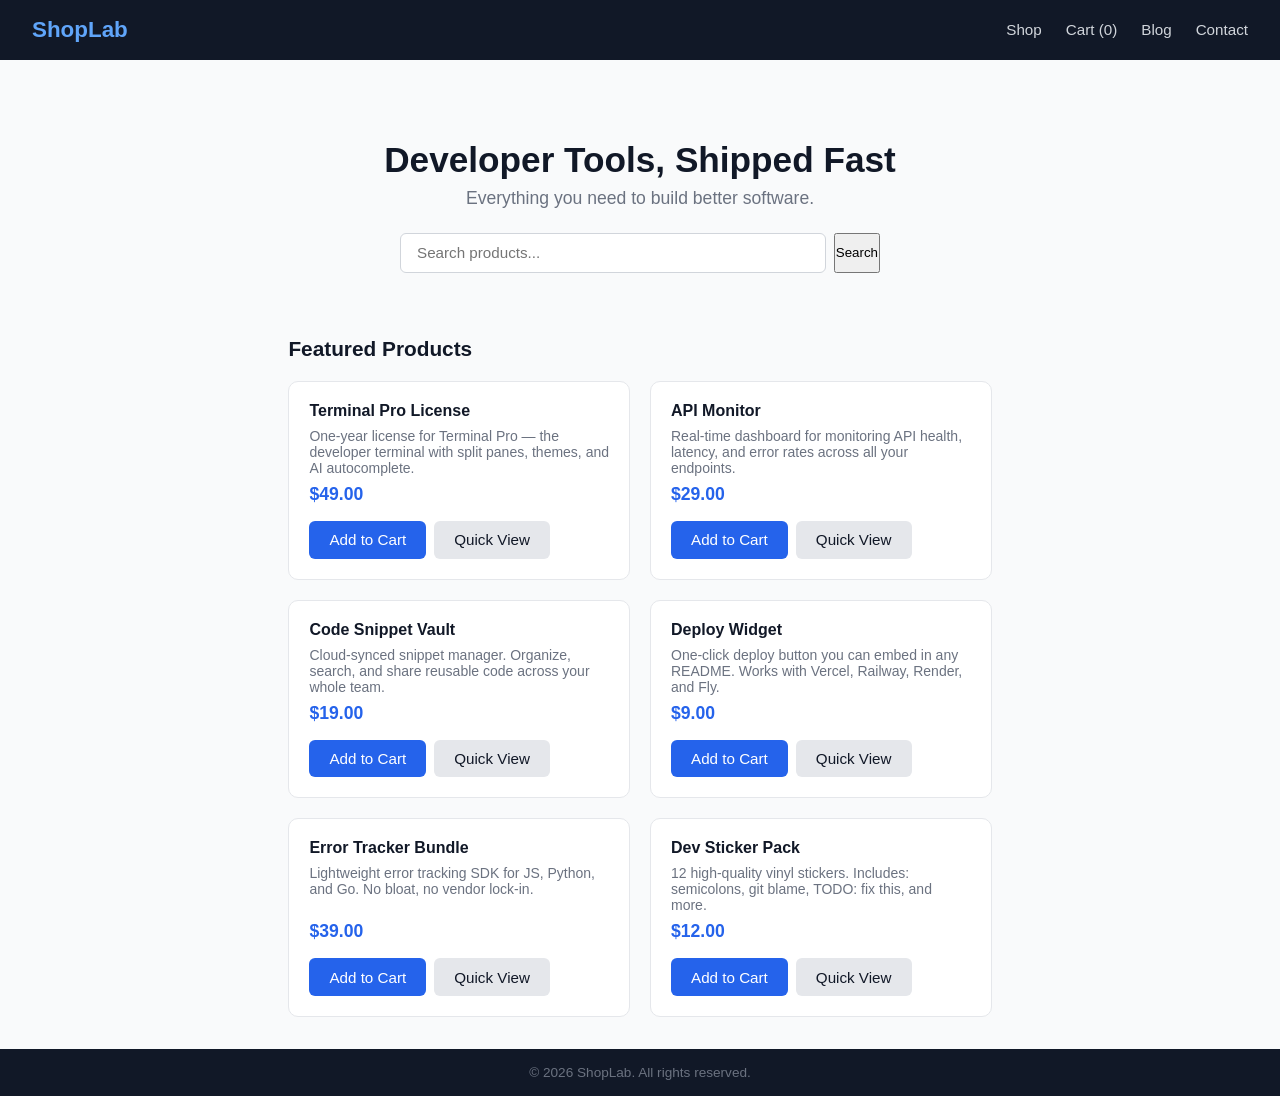
<file: app/index.html>
<!DOCTYPE html>
<html lang="en">
<head>
  <meta charset="UTF-8">
  <meta name="viewport" content="width=device-width, initial-scale=1.0">
  <title>ShopLab — Developer Tools Store</title>
  <link rel="stylesheet" href="css/styles.css">
</head>
<body>
  <nav class="navbar">
    <a href="index.html" class="nav-brand">ShopLab</a>
    <ul class="nav-links">
      <li><a href="index.html">Shop</a></li>
      <li><a href="cart.html">Cart (<span id="cart-count">0</span>)</a></li>
      <li><a href="blog.html">Blog</a></li>
      <li><a href="contact.html">Contact</a></li>
    </ul>
  </nav>

  <main class="container">
    <div class="hero">
      <h1>Developer Tools, Shipped Fast</h1>
      <p>Everything you need to build better software.</p>
      <div class="search-bar">
        <input type="text" id="search-input" placeholder="Search products..." />
        <button id="search-btn">Search</button>
      </div>
    </div>

    <div id="search-results" class="hidden">
      <h2>Search Results</h2>
      <div id="results-grid" class="product-grid"></div>
    </div>

    <section>
      <h2>Featured Products</h2>
      <div class="product-grid" id="product-grid"></div>
    </section>
  </main>

  <footer>
    <p>&copy; 2026 ShopLab. All rights reserved.</p>
  </footer>

  <script src="js/products.js"></script>
  <script src="js/main.js"></script>
</body>
</html>
</file>
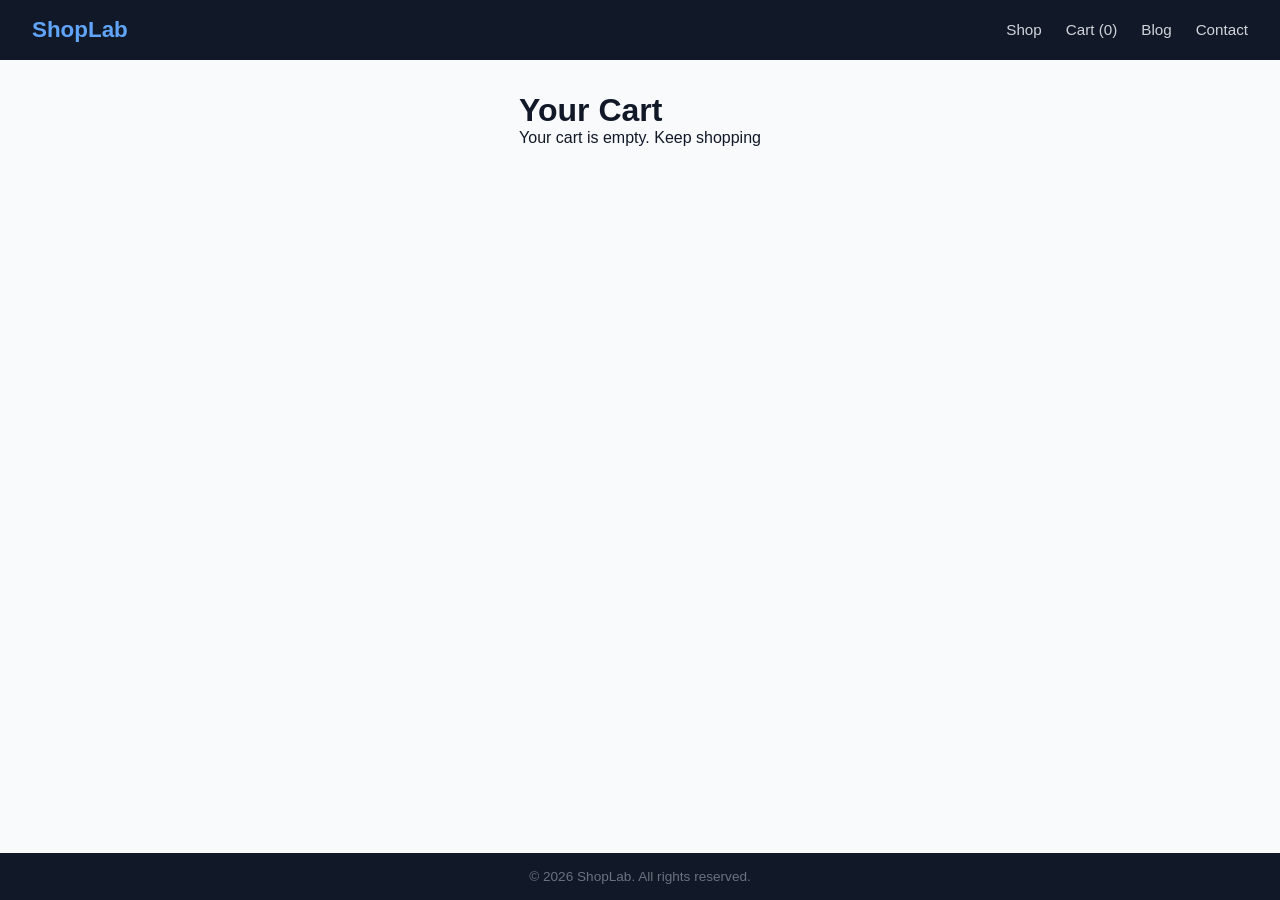
<file: app/cart.html>
<!DOCTYPE html>
<html lang="en">
<head>
  <meta charset="UTF-8">
  <meta name="viewport" content="width=device-width, initial-scale=1.0">
  <title>Cart — ShopLab</title>
  <link rel="stylesheet" href="css/styles.css">
</head>
<body>
  <nav class="navbar">
    <a href="index.html" class="nav-brand">ShopLab</a>
    <ul class="nav-links">
      <li><a href="index.html">Shop</a></li>
      <li><a href="cart.html">Cart (<span id="cart-count">0</span>)</a></li>
      <li><a href="blog.html">Blog</a></li>
      <li><a href="contact.html">Contact</a></li>
    </ul>
  </nav>

  <main class="container">
    <h1>Your Cart</h1>
    <div id="cart-empty" class="hidden">
      <p>Your cart is empty. <a href="index.html">Keep shopping</a></p>
    </div>
    <div id="cart-content">
      <table class="cart-table">
        <thead>
          <tr>
            <th>Product</th>
            <th>Price</th>
            <th>Quantity</th>
            <th>Subtotal</th>
            <th></th>
          </tr>
        </thead>
        <tbody id="cart-items"></tbody>
      </table>

      <div class="cart-summary">
        <div class="summary-row">
          <span>Subtotal</span>
          <span id="subtotal">$0.00</span>
        </div>
        <div class="summary-row">
          <span>Tax (8%)</span>
          <span id="tax">$0.00</span>
        </div>
        <div class="summary-row total-row">
          <span>Total</span>
          <span id="total">$0.00</span>
        </div>
        <button class="btn btn-primary checkout-btn" id="checkout-btn">Proceed to Checkout</button>
      </div>
    </div>
  </main>

  <footer>
    <p>&copy; 2026 ShopLab. All rights reserved.</p>
  </footer>

  <script src="js/products.js"></script>
  <script src="js/cart.js"></script>
</body>
</html>
</file>
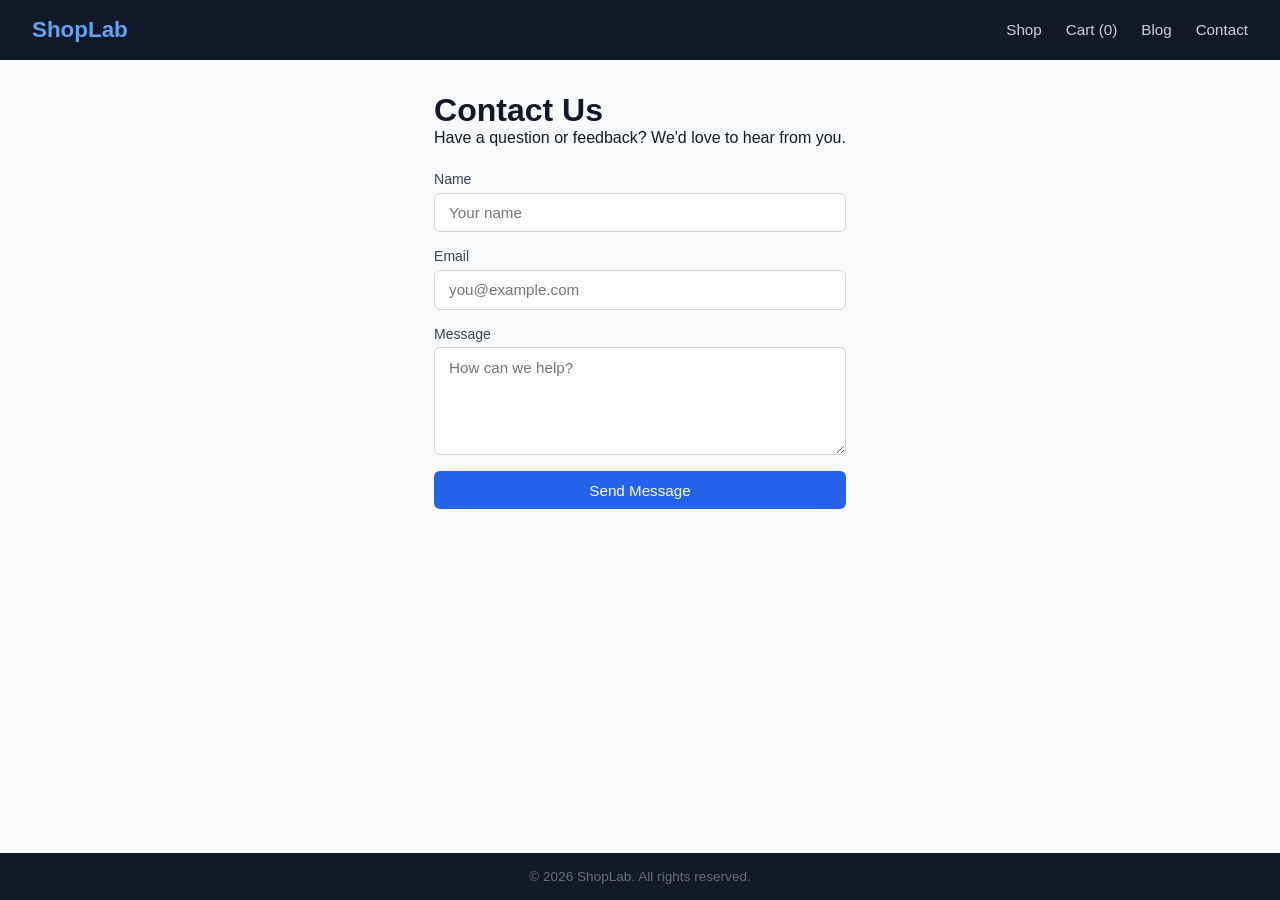
<file: app/contact.html>
<!DOCTYPE html>
<html lang="en">
<head>
  <meta charset="UTF-8">
  <meta name="viewport" content="width=device-width, initial-scale=1.0">
  <title>Contact — ShopLab</title>
  <link rel="stylesheet" href="css/styles.css">
</head>
<body>
  <nav class="navbar">
    <a href="index.html" class="nav-brand">ShopLab</a>
    <ul class="nav-links">
      <li><a href="index.html">Shop</a></li>
      <li><a href="cart.html">Cart (<span id="cart-count">0</span>)</a></li>
      <li><a href="blog.html">Blog</a></li>
      <li><a href="contact.html">Contact</a></li>
    </ul>
  </nav>

  <main class="container">
    <h1>Contact Us</h1>
    <p>Have a question or feedback? We'd love to hear from you.</p>

    <form id="contact-form" class="contact-form">
      <div class="form-group">
        <label for="name">Name</label>
        <input type="text" id="name" name="name" placeholder="Your name" required />
      </div>
      <div class="form-group">
        <label for="email">Email</label>
        <input type="email" id="email" name="email" placeholder="you@example.com" required />
      </div>
      <div class="form-group">
        <label for="message">Message</label>
        <textarea id="message" name="message" rows="5" placeholder="How can we help?" required></textarea>
      </div>
      <button type="submit" class="btn btn-primary">Send Message</button>
    </form>

    <div id="form-success" class="hidden success-banner">
      <p>Thanks! Your message has been sent. We'll be in touch shortly.</p>
    </div>
  </main>

  <footer>
    <p>&copy; 2026 ShopLab. All rights reserved.</p>
  </footer>

  <script src="js/products.js"></script>
  <!-- BUG: form submission handler has a bug — it shows success but never actually
       validates or sends the message field. The message field value is ignored. -->
  <script src="js/contact.js"></script>
</body>
</html>
</file>
<file: app/css/styles.css>
/* === Reset & Base === */
*, *::before, *::after { box-sizing: border-box; margin: 0; padding: 0; }

body {
  font-family: -apple-system, BlinkMacSystemFont, 'Segoe UI', Roboto, sans-serif;
  background: #f9fafb;
  color: #111827;
  min-height: 100vh;
  display: flex;
  flex-direction: column;
}

a { color: inherit; text-decoration: none; }

/* === Navbar === */
.navbar {
  background: #111827;
  color: #fff;
  display: flex;
  align-items: center;
  justify-content: space-between;
  padding: 0 2rem;
  height: 60px;
  position: sticky;
  top: 0;
  z-index: 100;
}

.nav-brand {
  font-size: 1.4rem;
  font-weight: 700;
  color: #60a5fa;
}

.nav-links {
  list-style: none;
  display: flex;
  gap: 1.5rem;
}

.nav-links a {
  color: #d1d5db;
  font-size: 0.95rem;
  transition: color 0.15s;
}

.nav-links a:hover { color: #fff; }

/* === Layout === */
.container {
  max-width: 1100px;
  margin: 0 auto;
  padding: 2rem 1.5rem;
  flex: 1;
}

/* === Hero === */
.hero {
  text-align: center;
  padding: 3rem 0 2rem;
}

.hero h1 {
  font-size: 2.2rem;
  font-weight: 800;
  margin-bottom: 0.5rem;
}

.hero p {
  color: #6b7280;
  font-size: 1.1rem;
  margin-bottom: 1.5rem;
}

/* === Search === */
.search-bar {
  display: flex;
  max-width: 480px;
  margin: 0 auto;
  gap: 0.5rem;
}

.search-bar input {
  flex: 1;
  padding: 0.65rem 1rem;
  border: 1px solid #d1d5db;
  border-radius: 6px;
  font-size: 0.95rem;
  outline: none;
}

.search-bar input:focus { border-color: #60a5fa; }

/* === Buttons === */
.btn {
  padding: 0.65rem 1.25rem;
  border: none;
  border-radius: 6px;
  font-size: 0.95rem;
  cursor: pointer;
  font-weight: 500;
  transition: background 0.15s;
}

.btn-primary {
  background: #2563eb;
  color: #fff;
}

.btn-primary:hover { background: #1d4ed8; }

.btn-secondary {
  background: #e5e7eb;
  color: #111827;
}

.btn-secondary:hover { background: #d1d5db; }

.btn-danger {
  background: #fee2e2;
  color: #b91c1c;
}

.btn-danger:hover { background: #fecaca; }

/* === Products === */
.product-grid {
  display: grid;
  grid-template-columns: repeat(auto-fill, minmax(240px, 1fr));
  gap: 1.25rem;
  margin-top: 1.25rem;
}

.product-card {
  background: #fff;
  border: 1px solid #e5e7eb;
  border-radius: 10px;
  padding: 1.25rem;
  display: flex;
  flex-direction: column;
  gap: 0.5rem;
  transition: box-shadow 0.15s;
}

.product-card:hover { box-shadow: 0 4px 12px rgba(0,0,0,0.08); }

.product-card .product-name {
  font-weight: 600;
  font-size: 1rem;
}

.product-card .product-desc {
  color: #6b7280;
  font-size: 0.875rem;
  flex: 1;
}

.product-card .product-price {
  font-size: 1.1rem;
  font-weight: 700;
  color: #2563eb;
}

.product-card .product-actions {
  display: flex;
  gap: 0.5rem;
  margin-top: 0.5rem;
}

/* BUG: the "Add to Cart" button has a trigger for a JS error on specific products */
.product-card .btn-glitch {
  background: #2563eb;
  color: #fff;
}

/* === Cart === */
.cart-table {
  width: 100%;
  border-collapse: collapse;
  background: #fff;
  border-radius: 10px;
  overflow: hidden;
  border: 1px solid #e5e7eb;
}

.cart-table th {
  background: #f3f4f6;
  padding: 0.75rem 1rem;
  text-align: left;
  font-size: 0.875rem;
  color: #6b7280;
  font-weight: 600;
}

.cart-table td {
  padding: 0.875rem 1rem;
  border-top: 1px solid #f3f4f6;
  vertical-align: middle;
}

.qty-control {
  display: flex;
  align-items: center;
  gap: 0.5rem;
}

.qty-control button {
  width: 28px;
  height: 28px;
  border: 1px solid #d1d5db;
  background: #fff;
  border-radius: 4px;
  cursor: pointer;
  font-size: 1rem;
  display: flex;
  align-items: center;
  justify-content: center;
}

.qty-control span {
  min-width: 24px;
  text-align: center;
  font-weight: 500;
}

/* === Cart Summary === */
.cart-summary {
  margin-top: 1.5rem;
  background: #fff;
  border: 1px solid #e5e7eb;
  border-radius: 10px;
  padding: 1.25rem;
  max-width: 380px;
  margin-left: auto;
}

.summary-row {
  display: flex;
  justify-content: space-between;
  padding: 0.5rem 0;
  font-size: 0.95rem;
  color: #374151;
}

.total-row {
  border-top: 1px solid #e5e7eb;
  margin-top: 0.5rem;
  padding-top: 0.75rem;
  font-weight: 700;
  font-size: 1.05rem;
  color: #111827;
}

.checkout-btn {
  width: 100%;
  margin-top: 1rem;
  padding: 0.75rem;
  font-size: 1rem;
}

/* === Contact === */
.contact-form {
  max-width: 540px;
  margin-top: 1.5rem;
  display: flex;
  flex-direction: column;
  gap: 1rem;
}

.form-group {
  display: flex;
  flex-direction: column;
  gap: 0.35rem;
}

.form-group label {
  font-size: 0.875rem;
  font-weight: 500;
  color: #374151;
}

.form-group input,
.form-group textarea {
  padding: 0.65rem 0.875rem;
  border: 1px solid #d1d5db;
  border-radius: 6px;
  font-size: 0.95rem;
  font-family: inherit;
  outline: none;
  resize: vertical;
}

.form-group input:focus,
.form-group textarea:focus { border-color: #60a5fa; }

/* === Misc === */
.hidden { display: none !important; }

.success-banner {
  margin-top: 1.5rem;
  background: #d1fae5;
  border: 1px solid #6ee7b7;
  border-radius: 8px;
  padding: 1rem 1.25rem;
  color: #065f46;
}

.error-banner {
  margin-top: 1rem;
  background: #fee2e2;
  border: 1px solid #fca5a5;
  border-radius: 8px;
  padding: 1rem 1.25rem;
  color: #991b1b;
}

section h2, #search-results h2 {
  font-size: 1.3rem;
  font-weight: 700;
  margin-top: 2rem;
  margin-bottom: 0.25rem;
}

/* === Footer === */
footer {
  background: #111827;
  color: #6b7280;
  text-align: center;
  padding: 1rem;
  font-size: 0.85rem;
}

/* === Responsive ===
   BUG: navbar is broken at mobile widths — nav-links overflow and overlap brand.
   The fix (flex-wrap or hamburger menu) is intentionally missing.
*/
@media (max-width: 600px) {
  .navbar {
    /* intentionally no flex-wrap — nav links will overflow */
    padding: 0 1rem;
  }

  .hero h1 { font-size: 1.5rem; }

  .product-grid {
    grid-template-columns: 1fr;
  }
}
</file>
